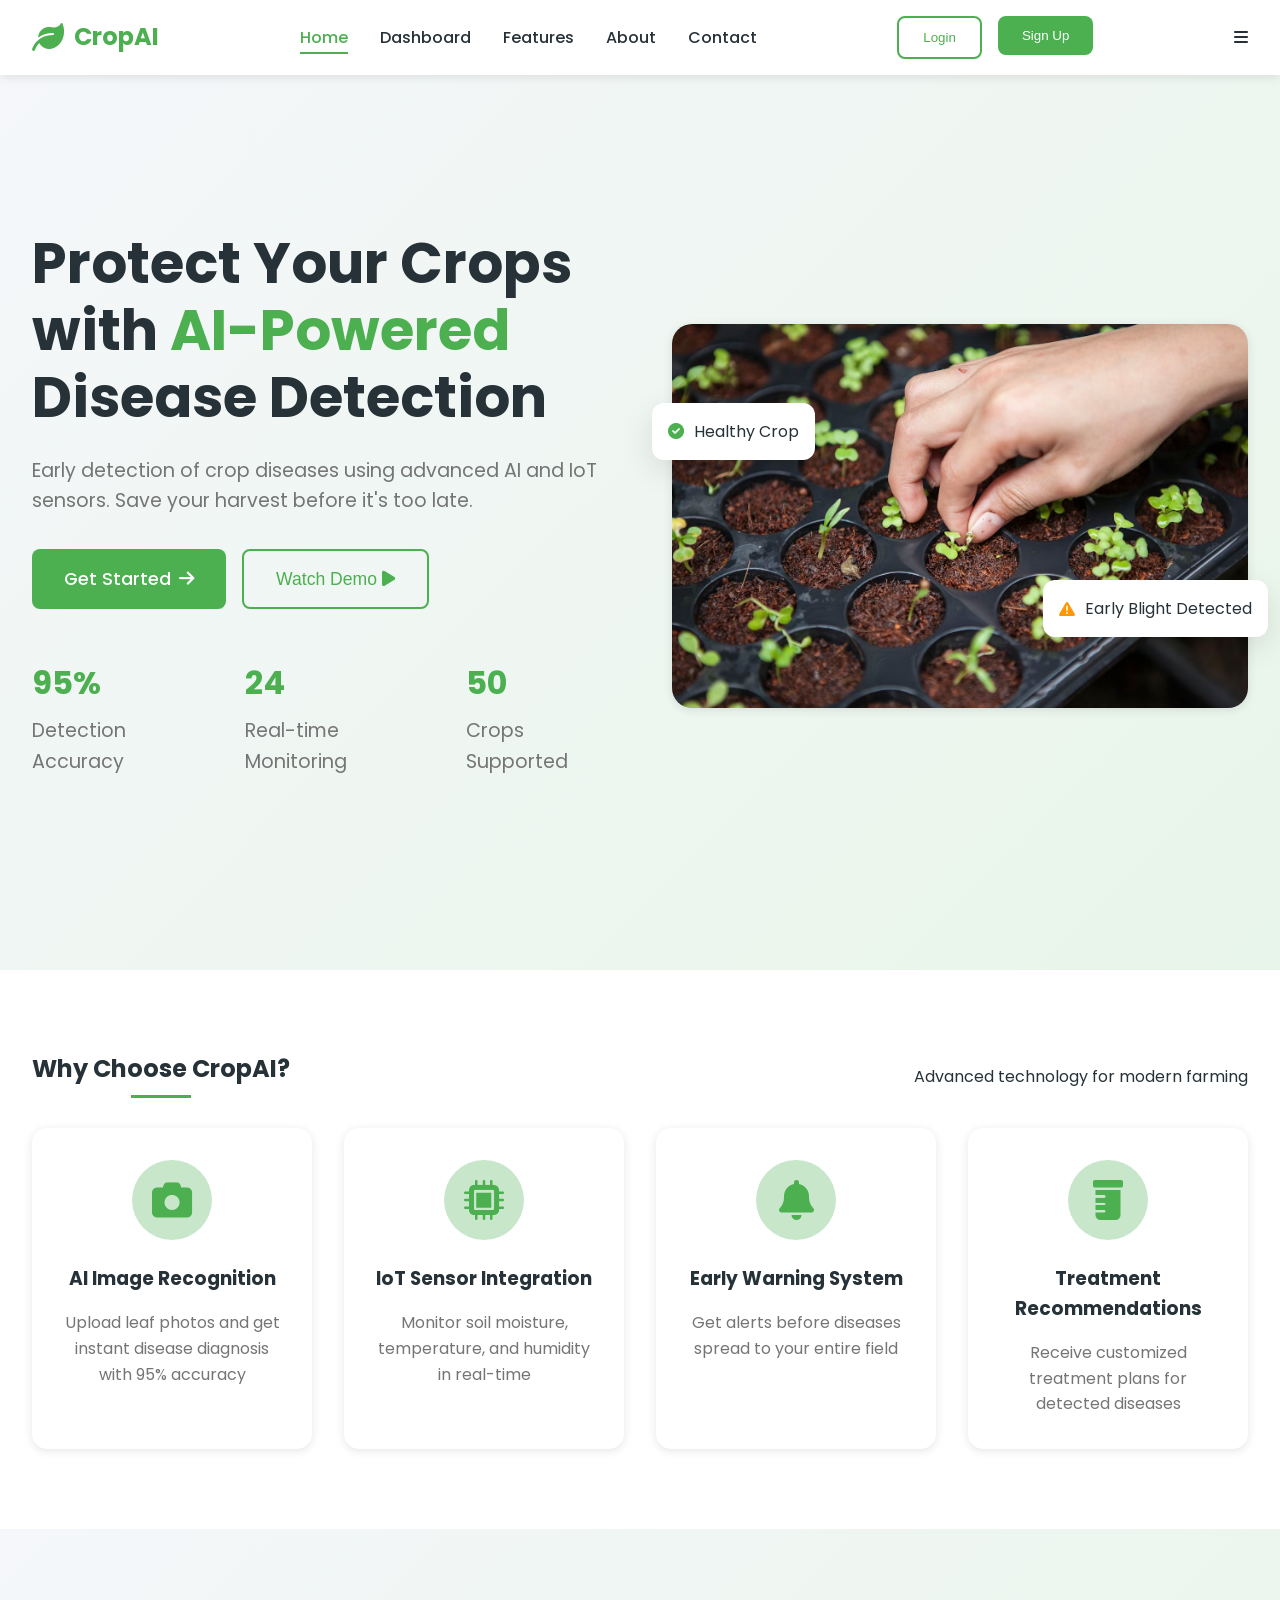
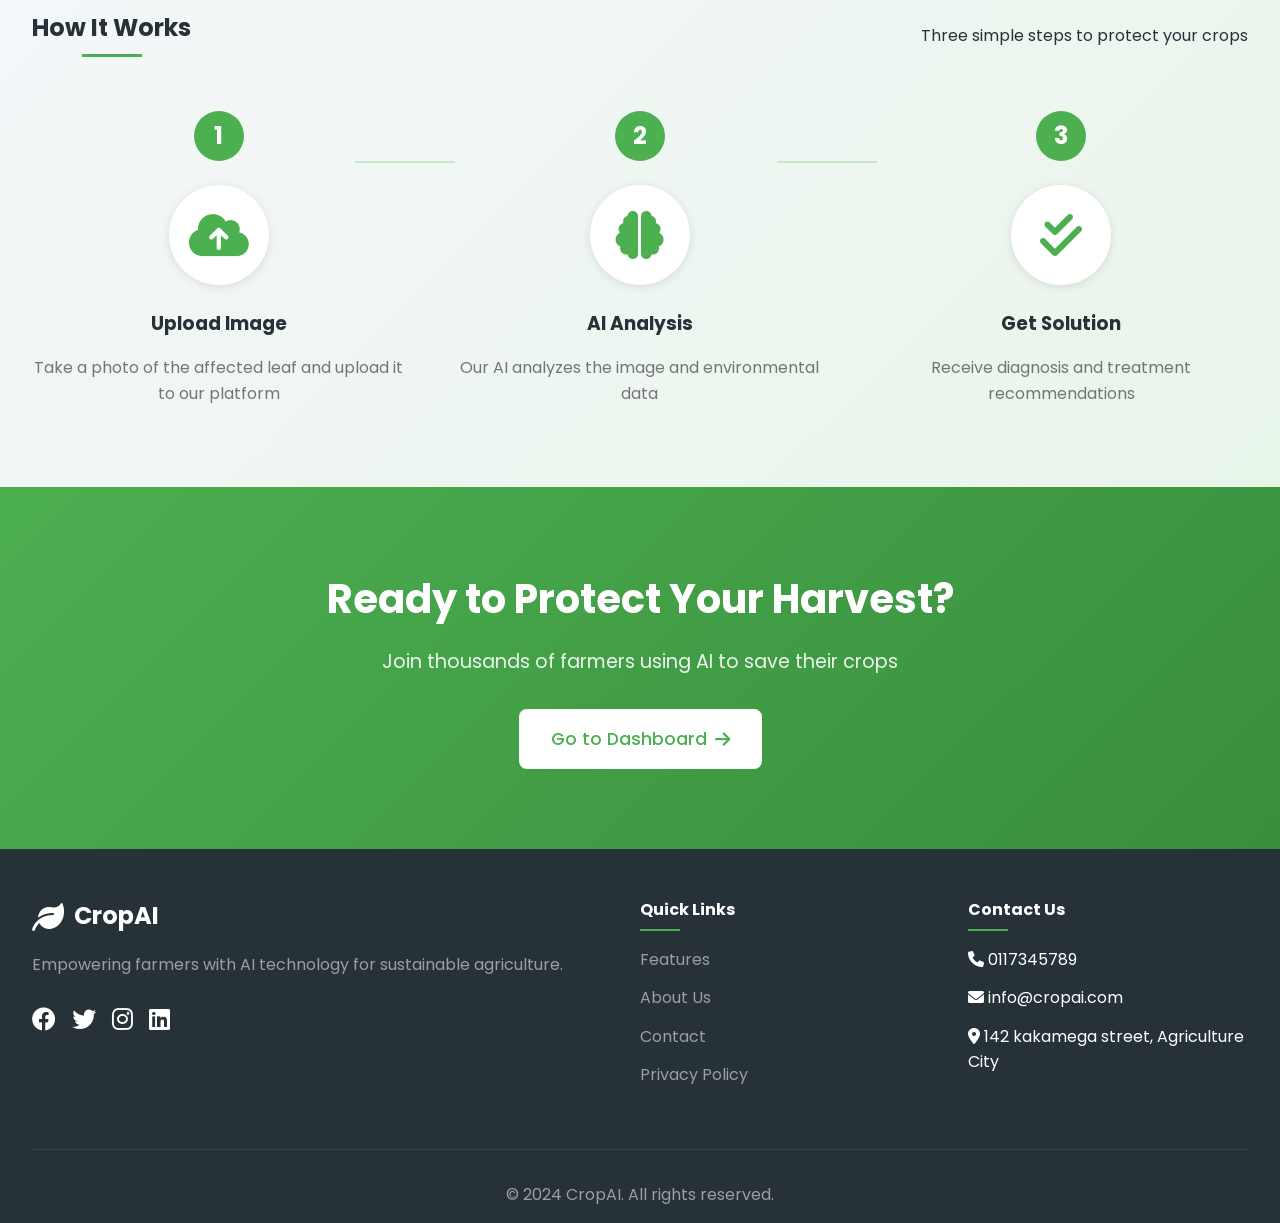
<file: index.html>
<!DOCTYPE html>
<html lang="en">
<head>
    <meta charset="UTF-8">
    <meta name="viewport" content="width=device-width, initial-scale=1.0">
    <title>CropAI - Early Disease Detection System</title>
    <link rel="stylesheet" href="css/style.css">
    <link rel="stylesheet" href="https://cdnjs.cloudflare.com/ajax/libs/font-awesome/6.0.0/css/all.min.css">
    <link href="https://fonts.googleapis.com/css2?family=Poppins:wght@300;400;500;600;700&display=swap" rel="stylesheet">
</head>
<body>
    <!-- Navigation Bar -->
    <nav class="navbar">
        <div class="nav-container">
            <div class="logo">
                <i class="fas fa-leaf"></i>
                <span>CropAI</span>
            </div>
            <ul class="nav-menu">
                <li><a href="index.html" class="active">Home</a></li>
                <li><a href="dashboard.html">Dashboard</a></li>
                <li><a href="#features">Features</a></li>
                <li><a href="#about">About</a></li>
                <li><a href="#contact">Contact</a></li>
            </ul>
            <div class="nav-buttons">
                <a href="login.html"><button class="btn-secondary">Login</button></a>
                <a href="signup.html"><button class="btn-primary">Sign Up</button></a>
            </div>
            <div class="hamburger">
                <i class="fas fa-bars"></i>
            </div>
        </div>
    </nav>

    <section class="hero">
        <div class="hero-container">
            <div class="hero-content">
                <h1>Protect Your Crops with <span class="highlight">AI-Powered</span> Disease Detection</h1>
                <p>Early detection of crop diseases using advanced AI and IoT sensors. Save your harvest before it's too late.</p>
                <div class="hero-buttons">
                    <a href="dashboard.html" class="btn-primary btn-large">Get Started <i class="fas fa-arrow-right"></i></a>
                    <button class="btn-secondary btn-large" onclick="watchDemo()">Watch Demo <i class="fas fa-play"></i></button>
                </div>
                <div class="hero-stats">
                    <div class="stat-item">
                        <h3>95%</h3>
                        <p>Detection Accuracy</p>
                    </div>
                    <div class="stat-item">
                        <h3>24/7</h3>
                        <p>Real-time Monitoring</p>
                    </div>
                    <div class="stat-item">
                        <h3>50+</h3>
                        <p>Crops Supported</p>
                    </div>
                </div>
            </div>
            <div class="hero-image">
                <img src="img/hero.png" alt="Smart Farming">
                <div class="floating-card card-1">
                    <i class="fas fa-check-circle" style="color: #4CAF50;"></i>
                    <span>Healthy Crop</span>
                </div>
                <div class="floating-card card-2">
                    <i class="fas fa-exclamation-triangle" style="color: #ff9800;"></i>
                    <span>Early Blight Detected</span>
                </div>
            </div>
        </div>
    </section>

    <section class="features" id="features">
        <div class="container">
            <div class="section-header">
                <h2>Why Choose CropAI?</h2>
                <p>Advanced technology for modern farming</p>
            </div>
            <div class="features-grid">
                <div class="feature-card">
                    <div class="feature-icon">
                        <i class="fas fa-camera"></i>
                    </div>
                    <h3>AI Image Recognition</h3>
                    <p>Upload leaf photos and get instant disease diagnosis with 95% accuracy</p>
                </div>
                <div class="feature-card">
                    <div class="feature-icon">
                        <i class="fas fa-microchip"></i>
                    </div>
                    <h3>IoT Sensor Integration</h3>
                    <p>Monitor soil moisture, temperature, and humidity in real-time</p>
                </div>
                <div class="feature-card">
                    <div class="feature-icon">
                        <i class="fas fa-bell"></i>
                    </div>
                    <h3>Early Warning System</h3>
                    <p>Get alerts before diseases spread to your entire field</p>
                </div>
                <div class="feature-card">
                    <div class="feature-icon">
                        <i class="fas fa-prescription-bottle"></i>
                    </div>
                    <h3>Treatment Recommendations</h3>
                    <p>Receive customized treatment plans for detected diseases</p>
                </div>
            </div>
        </div>
    </section>

    
    <section class="how-it-works">
        <div class="container">
            <div class="section-header">
                <h2>How It Works</h2>
                <p>Three simple steps to protect your crops</p>
            </div>
            <div class="steps">
                <div class="step">
                    <div class="step-number">1</div>
                    <div class="step-icon">
                        <i class="fas fa-cloud-upload-alt"></i>
                    </div>
                    <h3>Upload Image</h3>
                    <p>Take a photo of the affected leaf and upload it to our platform</p>
                </div>
                <div class="step">
                    <div class="step-number">2</div>
                    <div class="step-icon">
                        <i class="fas fa-brain"></i>
                    </div>
                    <h3>AI Analysis</h3>
                    <p>Our AI analyzes the image and environmental data</p>
                </div>
                <div class="step">
                    <div class="step-number">3</div>
                    <div class="step-icon">
                        <i class="fas fa-check-double"></i>
                    </div>
                    <h3>Get Solution</h3>
                    <p>Receive diagnosis and treatment recommendations</p>
                </div>
            </div>
        </div>
    </section>


    <section class="cta">
        <div class="container">
            <h2>Ready to Protect Your Harvest?</h2>
            <p>Join thousands of farmers using AI to save their crops</p>
            <a href="dashboard.html" class="btn-primary btn-large">Go to Dashboard <i class="fas fa-arrow-right"></i></a>
        </div>
    </section>

    <!-- Footer -->
    <footer>
        <div class="container">
            <div class="footer-content">
                <div class="footer-section">
                    <div class="logo">
                        <i class="fas fa-leaf"></i>
                        <span>CropAI</span>
                    </div>
                    <p>Empowering farmers with AI technology for sustainable agriculture.</p>
                    <div class="social-links">
                        <a href="#"><i class="fab fa-facebook"></i></a>
                        <a href="#"><i class="fab fa-twitter"></i></a>
                        <a href="#"><i class="fab fa-instagram"></i></a>
                        <a href="#"><i class="fab fa-linkedin"></i></a>
                    </div>
                </div>
                <div class="footer-section">
                    <h4>Quick Links</h4>
                    <ul>
                        <li><a href="#features">Features</a></li>
                        <li><a href="#about">About Us</a></li>
                        <li><a href="#contact">Contact</a></li>
                        <li><a href="#">Privacy Policy</a></li>
                    </ul>
                </div>
                <div class="footer-section">
                    <h4>Contact Us</h4>
                    <ul>
                        <li><i class="fas fa-phone"></i> 0117345789</li>
                        <li><i class="fas fa-envelope"></i> info@cropai.com</li>
                        <li><i class="fas fa-map-marker-alt"></i> 142 kakamega street, Agriculture City</li>
                    </ul>
                </div>
            </div>
            <div class="footer-bottom">
                <p>&copy; 2024 CropAI. All rights reserved.</p>
            </div>
        </div>
    </footer>

    <script src="js/main.js"></script>
</body>
</html>
</file>
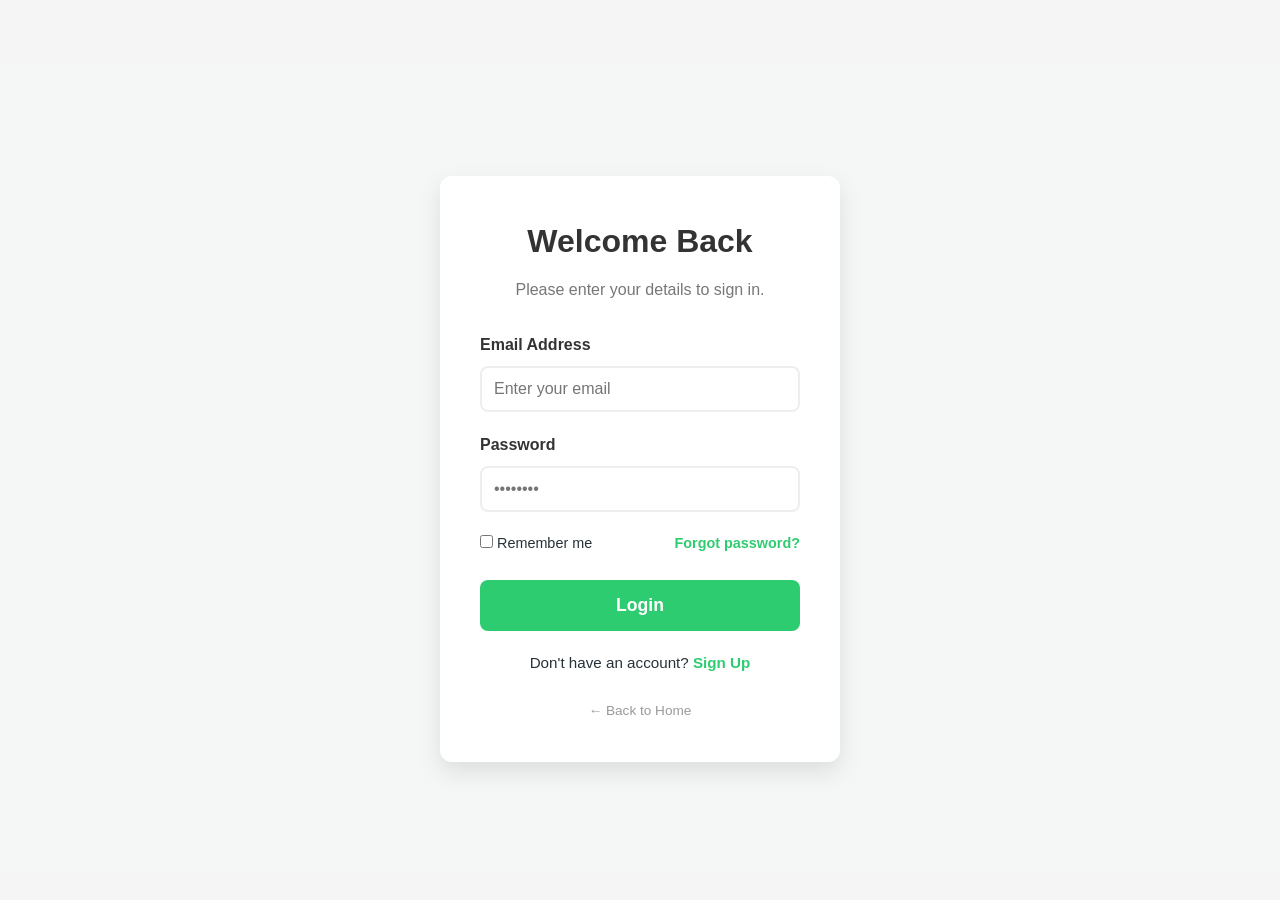
<file: login.html>
<!DOCTYPE html>
<html lang="en">
<head>
    <meta charset="UTF-8">
    <meta name="viewport" content="width=device-width, initial-scale=1.0">
    <link rel="stylesheet" href="css/style.css">
    <title>Login</title>
</head>
<body>
    <div class="login-container">
    <form class="login-card" id="loginForm">
        <h2>Welcome Back</h2>
        <p>Please enter your details to sign in.</p>

        <div class="input-group">
            <label for="email">Email Address</label>
            <input type="email" id="email" placeholder="Enter your email" required>
        </div>

        <div class="input-group">
            <label for="password">Password</label>
            <input type="password" id="password" placeholder="••••••••" required>
        </div>

        <div class="form-options">
            <label><input type="checkbox"> Remember me</label>
            <a href="#">Forgot password?</a>
        </div>

        <a href="login.html"><button type="submit" class="btn-login">Login</button></a>

        <div class="footer-text">
            Don't have an account? <a href="signup.html">Sign Up</a>
        </div>
        
        <a href="index.html" class="back-home">← Back to Home</a>
    </form>
</div>
</body>
</html>
</file>
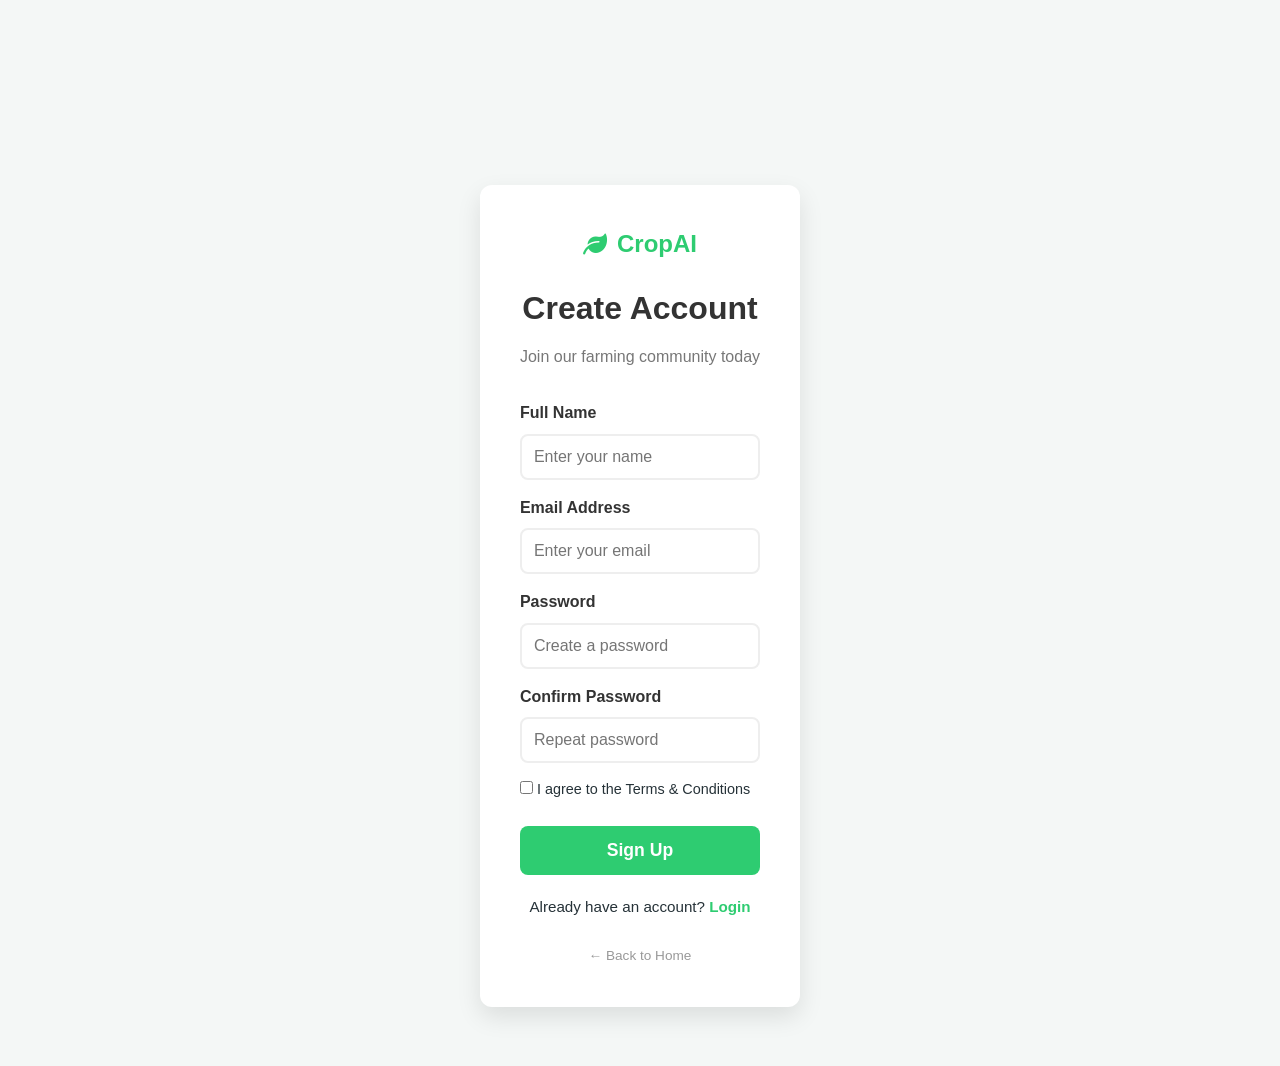
<file: signup.html>
<!DOCTYPE html>
<html lang="en">
<head>
    <meta charset="UTF-8">
    <meta name="viewport" content="width=device-width, initial-scale=1.0">
    <title>CropAI - Create Account</title>
    <link rel="stylesheet" href="css/style.css">
    <link rel="stylesheet" href="css/responsive.css">
    <link rel="stylesheet" href="https://cdnjs.cloudflare.com/ajax/libs/font-awesome/6.0.0/css/all.min.css">
</head>
<body class="signup-page">
     <div class="login-container">
        <!DOCTYPE html>
<html lang="en">
<head>
    <meta charset="UTF-8">
    <meta name="viewport" content="width=device-width, initial-scale=1.0">
    <title>CropAI - Create Account</title>
    <link rel="stylesheet" href="css/style.css">
    <link rel="stylesheet" href="css/responsive.css">
    <link rel="stylesheet" href="https://cdnjs.cloudflare.com/ajax/libs/font-awesome/6.0.0/css/all.min.css">
</head>
<body>
    <div class="login-container">
        <form class="login-card" id="signupForm">
            <div class="logo-small">
                <i class="fas fa-leaf"></i>
                <span>CropAI</span>
            </div>
            <h2>Create Account</h2>
            <p>Join our farming community today</p>

            <div class="input-group">
                <label for="fullname">Full Name</label>
                <input type="text" id="fullname" placeholder="Enter your name" required>
            </div>

            <div class="input-group">
                <label for="email">Email Address</label>
                <input type="email" id="email" placeholder="Enter your email" required>
            </div>

            <div class="input-group">
                <label for="password">Password</label>
                <input type="password" id="password" placeholder="Create a password" required>
            </div>

            <div class="input-group">
                <label for="confirmPassword">Confirm Password</label>
                <input type="password" id="confirmPassword" placeholder="Repeat password" required>
            </div>

            <div class="form-options">
                <label><input type="checkbox" required> I agree to the Terms & Conditions</label>
            </div>

            <button type="submit" class="btn-login">Sign Up</button>

            <div class="footer-text">
                Already have an account? <a href="login.html">Login</a>
            </div>
            
            <a href="index.html" class="back-home">← Back to Home</a>
        </form>
    </div>
    <script src="js/signup.js"></script>
</body>
</html>
     </div>
</body>
    <script src="js/signup.js"></script>
</body>
</html>
</file>
<file: css/style.css>
:root {
    --primary-color: #4CAF50;
    --primary-dark: #388E3C;
    --primary-light: #C8E6C9;
    --secondary-color: #2196F3;
    --danger-color: #F44336;
    --warning-color: #FF9800;
    --success-color: #4CAF50;
    --text-dark: #263238;
    --text-light: #FFFFFF;
    --text-gray: #757575;
    --background-light: #F5F5F5;
    --background-white: #FFFFFF;
    --border-color: #E0E0E0;
    --shadow: 0 2px 10px rgba(0, 0, 0, 0.1);
    --sidebar-width: 280px;
    --header-height: 70px;
    --transition: all 0.3s ease;
}

* {
    margin: 0;
    padding: 0;
    box-sizing: border-box;
}

body {

    font-family: 'Poppins', sans-serif;
    color: var(--text-dark);
    background: var(--background-light);
    line-height: 1.6;
}

/* Navigation Styles */
.navbar {
    background: var(--background-white);
    box-shadow: var(--shadow);
    position: fixed;
    width: 100%;
    top: 0;
    z-index: 1000;
}

.nav-container {
    max-width: 1400px;
    margin: 0 auto;
    padding: 1rem 2rem;
    display: flex;
    justify-content: space-between;
    align-items: center;
}

.logo {
    display: flex;
    align-items: center;
    gap: 10px;
    font-size: 1.5rem;
    font-weight: 700;
    color: var(--primary-color);
}

.logo i {
    font-size: 2rem;
}

.nav-menu {
    display: flex;
    list-style: none;
    gap: 2rem;
}

.nav-menu a {
    text-decoration: none;
    color: var(--text-dark);
    font-weight: 500;
    transition: var(--transition);
    position: relative;
}

.nav-menu a:hover,
.nav-menu a.active {
    color: var(--primary-color);
}

.nav-menu a.active::after {
    content: '';
    position: absolute;
    bottom: -5px;
    left: 0;
    width: 100%;
    height: 2px;
    background: var(--primary-color);
}

.nav-buttons {
    display: flex;
    gap: 1rem;
}

/* Button Styles */
.btn-primary {
    background: var(--primary-color);
    color: var(--text-light);
    border: none;
    padding: 0.75rem 1.5rem;
    border-radius: 8px;
    font-weight: 500;
    cursor: pointer;
    transition: var(--transition);
    text-decoration: none;
    display: inline-flex;
    align-items: center;
    gap: 8px;
}

.btn-primary:hover {
    background: var(--primary-dark);
    transform: translateY(-2px);
    box-shadow: 0 5px 15px rgba(76, 175, 80, 0.3);
}

.btn-secondary {
    background: transparent;
    color: var(--primary-color);
    border: 2px solid var(--primary-color);
    padding: 0.75rem 1.5rem;
    border-radius: 8px;
    font-weight: 500;
    cursor: pointer;
    transition: var(--transition);
}

.btn-secondary:hover {
    background: var(--primary-light);
    transform: translateY(-2px);
}

.btn-large {
    padding: 1rem 2rem;
    font-size: 1.1rem;
}

/* Hero Section */
.hero {
    min-height: 100vh;
    display: flex;
    align-items: center;
    padding: 0 2rem;
    margin-top: 70px;
    background: linear-gradient(135deg, #f5f7fa 0%, #e8f5e9 100%);
}

.hero-container {
    max-width: 1400px;
    margin: 0 auto;
    display: grid;
    grid-template-columns: 1fr 1fr;
    gap: 4rem;
    align-items: center;
}

.hero-content h1 {
    font-size: 3.5rem;
    line-height: 1.2;
    margin-bottom: 1.5rem;
}

.highlight {
    color: var(--primary-color);
    position: relative;
    display: inline-block;
}

.highlight::after {
    content: '';
    position: absolute;
    bottom: 5px;
    left: 0;
    width: 100%;
    height: 10px;
    background: var(--primary-light);
    z-index: -1;
}

.hero-content p {
    font-size: 1.2rem;
    color: var(--text-gray);
    margin-bottom: 2rem;
}

.hero-buttons {
    display: flex;
    gap: 1rem;
    margin-bottom: 3rem;
}

.hero-stats {
    display: flex;
    gap: 3rem;
}

.stat-item h3 {
    font-size: 2rem;
    color: var(--primary-color);
    margin-bottom: 0.5rem;
}

.hero-image {
    position: relative;
}

.hero-image img {
    width: 100%;
    border-radius: 20px;
    box-shadow: var(--shadow);
}

.floating-card {
    position: absolute;
    background: white;
    padding: 1rem;
    border-radius: 12px;
    box-shadow: 0 10px 30px rgba(0, 0, 0, 0.1);
    display: flex;
    align-items: center;
    gap: 10px;
    animation: float 3s ease-in-out infinite;
}

.card-1 {
    top: 20%;
    left: -20px;
    animation-delay: 0s;
}

.card-2 {
    bottom: 20%;
    right: -20px;
    animation-delay: 1.5s;
}

@keyframes float {
    0%, 100% { transform: translateY(0); }
    50% { transform: translateY(-10px); }
}

/* Features Section */
.features {
    padding: 5rem 2rem;
    background: var(--background-white);
}

.container {
    max-width: 1400px;
    margin: 0 auto;
}

.section-header {
    text-align: center;
    margin-bottom: 4rem;
}

.section-header h2 {
    font-size: 2.5rem;
    margin-bottom: 1rem;
    position: relative;
    display: inline-block;
}

.section-header h2::after {
    content: '';
    position: absolute;
    bottom: -10px;
    left: 50%;
    transform: translateX(-50%);
    width: 60px;
    height: 3px;
    background: var(--primary-color);
}

.features-grid {
    display: grid;
    grid-template-columns: repeat(auto-fit, minmax(250px, 1fr));
    gap: 2rem;
}

.feature-card {
    background: white;
    padding: 2rem;
    border-radius: 15px;
    text-align: center;
    transition: var(--transition);
    box-shadow: var(--shadow);
}

.feature-card:hover {
    transform: translateY(-10px);
    box-shadow: 0 20px 40px rgba(0, 0, 0, 0.1);
}

.feature-icon {
    width: 80px;
    height: 80px;
    background: var(--primary-light);
    border-radius: 50%;
    display: flex;
    align-items: center;
    justify-content: center;
    margin: 0 auto 1.5rem;
}

.feature-icon i {
    font-size: 2.5rem;
    color: var(--primary-color);
}

.feature-card h3 {
    margin-bottom: 1rem;
}

.feature-card p {
    color: var(--text-gray);
}

/* How It Works Section */
.how-it-works {
    padding: 5rem 2rem;
    background: linear-gradient(135deg, #f5f7fa 0%, #e8f5e9 100%);
}

.steps {
    display: grid;
    grid-template-columns: repeat(3, 1fr);
    gap: 3rem;
    margin-top: 3rem;
}

.step {
    text-align: center;
    position: relative;
}

.step-number {
    width: 50px;
    height: 50px;
    background: var(--primary-color);
    color: white;
    border-radius: 50%;
    display: flex;
    align-items: center;
    justify-content: center;
    font-size: 1.5rem;
    font-weight: bold;
    margin: 0 auto 1.5rem;
    position: relative;
    z-index: 2;
}

.step-icon {
    width: 100px;
    height: 100px;
    background: white;
    border-radius: 50%;
    display: flex;
    align-items: center;
    justify-content: center;
    margin: 0 auto 1.5rem;
    box-shadow: var(--shadow);
}

.step-icon i {
    font-size: 3rem;
    color: var(--primary-color);
}

.step h3 {
    margin-bottom: 1rem;
}

.step p {
    color: var(--text-gray);
}

.step:not(:last-child)::after {
    content: '';
    position: absolute;
    top: 50px;
    right: -50px;
    width: 100px;
    height: 2px;
    background: var(--primary-light);
}

/* CTA Section */
.cta {
    padding: 5rem 2rem;
    background: linear-gradient(135deg, var(--primary-color), var(--primary-dark));
    color: white;
    text-align: center;
}

.cta h2 {
    font-size: 2.5rem;
    margin-bottom: 1rem;
}

.cta p {
    font-size: 1.2rem;
    margin-bottom: 2rem;
    opacity: 0.9;
}

.cta .btn-primary {
    background: white;
    color: var(--primary-color);
}

.cta .btn-primary:hover {
    background: var(--primary-light);
    transform: translateY(-2px);
}

/* Footer */
footer {
    background: var(--text-dark);
    color: white;
    padding: 3rem 2rem 1rem;
}

.footer-content {
    max-width: 1400px;
    margin: 0 auto;
    display: grid;
    grid-template-columns: 2fr 1fr 1fr;
    gap: 3rem;
    margin-bottom: 3rem;
}

.footer-section .logo {
    color: white;
    margin-bottom: 1rem;
}

.footer-section p {
    color: #9e9e9e;
    margin-bottom: 1.5rem;
}

.social-links {
    display: flex;
    gap: 1rem;
}

.social-links a {
    color: white;
    font-size: 1.5rem;
    transition: var(--transition);
}

.social-links a:hover {
    color: var(--primary-color);
}

.footer-section h4 {
    margin-bottom: 1.5rem;
    position: relative;
}

.footer-section h4::after {
    content: '';
    position: absolute;
    bottom: -8px;
    left: 0;
    width: 40px;
    height: 2px;
    background: var(--primary-color);
}

.footer-section ul {
    list-style: none;
}

.footer-section ul li {
    margin-bottom: 0.8rem;
}

.footer-section ul li a {
    color: #9e9e9e;
    text-decoration: none;
    transition: var(--transition);
}

.footer-section ul li a:hover {
    color: white;
    padding-left: 5px;
}

.footer-bottom {
    text-align: center;
    padding-top: 2rem;
    border-top: 1px solid #424242;
    color: #9e9e9e;
}

/* Dashboard Layout */
.dashboard {
    display: flex;
    min-height: 100vh;
}

/* Sidebar */
.sidebar {
    width: var(--sidebar-width);
    background: var(--background-white);
    box-shadow: var(--shadow);
    position: fixed;
    height: 100vh;
    display: flex;
    flex-direction: column;
    transition: var(--transition);
    z-index: 100;
}

.sidebar-header {
    padding: 1.5rem;
    border-bottom: 1px solid var(--border-color);
}

.sidebar-nav {
    flex: 1;
    padding: 2rem 0;
}

.sidebar-nav ul {
    list-style: none;
}

.sidebar-nav li {
    margin-bottom: 0.5rem;
}

.sidebar-nav a {
    display: flex;
    align-items: center;
    gap: 12px;
    padding: 0.8rem 1.5rem;
    color: var(--text-gray);
    text-decoration: none;
    transition: var(--transition);
    position: relative;
}

.sidebar-nav a:hover,
.sidebar-nav li.active a {
    background: var(--primary-light);
    color: var(--primary-color);
    border-left: 3px solid var(--primary-color);
}

.sidebar-nav i {
    width: 20px;
    font-size: 1.2rem;
}

.badge {
    background: var(--danger-color);
    color: white;
    padding: 2px 6px;
    border-radius: 10px;
    font-size: 0.7rem;
    margin-left: auto;
}

.sidebar-footer {
    padding: 1.5rem;
    border-top: 1px solid var(--border-color);
    display: flex;
    align-items: center;
    justify-content: space-between;
}

.user-info {
    display: flex;
    align-items: center;
    gap: 12px;
}

.user-info img {
    width: 40px;
    height: 40px;
    border-radius: 50%;
    object-fit: cover;
}

.user-info h4 {
    font-size: 0.9rem;
}

.user-info p {
    font-size: 0.8rem;
    color: var(--text-gray);
}

.logout-btn {
    background: none;
    border: none;
    color: var(--text-gray);
    cursor: pointer;
    font-size: 1.2rem;
    transition: var(--transition);
}

.logout-btn:hover {
    color: var(--danger-color);
}

/* Main Content */
.main-content {
    flex: 1;
    margin-left: var(--sidebar-width);
    background: var(--background-light);
}

/* Top Bar */
.top-bar {
    height: var(--header-height);
    background: white;
    padding: 0 2rem;
    display: flex;
    align-items: center;
    justify-content: space-between;
    box-shadow: var(--shadow);
    position: sticky;
    top: 0;
    z-index: 90;
}

.menu-toggle {
    display: none;
    font-size: 1.5rem;
    cursor: pointer;
}

.search-bar {
    display: flex;
    align-items: center;
    background: var(--background-light);
    border-radius: 8px;
    padding: 0.5rem 1rem;
    width: 300px;
}

.search-bar i {
    color: var(--text-gray);
    margin-right: 10px;
}

.search-bar input {
    border: none;
    background: none;
    outline: none;
    width: 100%;
}

.top-bar-actions {
    display: flex;
    gap: 1rem;
}

.top-bar-actions button {
    background: none;
    border: none;
    position: relative;
    cursor: pointer;
    font-size: 1.2rem;
    color: var(--text-gray);
    transition: var(--transition);
}

.top-bar-actions button:hover {
    color: var(--primary-color);
}

.top-bar-actions .badge {
    position: absolute;
    top: -5px;
    right: -5px;
}

/* Content Area */
.content {
    padding: 2rem;
}

.welcome-section {
    margin-bottom: 2rem;
}

.welcome-section h1 {
    font-size: 2rem;
    margin-bottom: 0.5rem;
}

/* Stats Grid */
.stats-grid {
    display: grid;
    grid-template-columns: repeat(auto-fit, minmax(250px, 1fr));
    gap: 1.5rem;
    margin-bottom: 2rem;
}

.stat-card {
    background: white;
    padding: 1.5rem;
    border-radius: 12px;
    display: flex;
    align-items: center;
    gap: 1rem;
    box-shadow: var(--shadow);
    transition: var(--transition);
}

.stat-card:hover {
    transform: translateY(-5px);
    box-shadow: 0 10px 30px rgba(0, 0, 0, 0.15);
}

.stat-icon {
    width: 60px;
    height: 60px;
    border-radius: 12px;
    display: flex;
    align-items: center;
    justify-content: center;
    font-size: 2rem;
}

.stat-info h3 {
    font-size: 0.9rem;
    color: var(--text-gray);
    margin-bottom: 0.3rem;
}

.stat-info p {
    font-size: 1.8rem;
    font-weight: 600;
    margin-bottom: 0.3rem;
}

.stat-info span {
    font-size: 0.8rem;
    color: var(--success-color);
}

/* Section Header */
.section-header {
    display: flex;
    justify-content: space-between;
    align-items: center;
    margin-bottom: 1.5rem;
}

.section-header h2 {
    font-size: 1.5rem;
}

.farm-selector {
    padding: 0.5rem 1rem;
    border: 1px solid var(--border-color);
    border-radius: 8px;
    outline: none;
    background: white;
}

/* Sensor Grid */
.sensor-grid {
    display: grid;
    grid-template-columns: repeat(auto-fit, minmax(250px, 1fr));
    gap: 1.5rem;
    margin-bottom: 2rem;
}

.sensor-card {
    background: white;
    padding: 1.5rem;
    border-radius: 12px;
    box-shadow: var(--shadow);
}

.sensor-header {
    display: flex;
    justify-content: space-between;
    align-items: center;
    margin-bottom: 1rem;
}

.sensor-header h3 {
    font-size: 1rem;
    display: flex;
    align-items: center;
    gap: 8px;
}

.sensor-status {
    font-size: 0.7rem;
    padding: 3px 8px;
    border-radius: 12px;
}

.sensor-status.online {
    background: var(--success-color);
    color: white;
}

.sensor-value {
    font-size: 2rem;
    font-weight: 600;
    margin-bottom: 1rem;
}

.progress-bar {
    height: 8px;
    background: var(--background-light);
    border-radius: 4px;
    overflow: hidden;
    margin-bottom: 1rem;
}

.progress {
    height: 100%;
    border-radius: 4px;
    transition: width 0.3s ease;
}

.sensor-footer {
    display: flex;
    justify-content: space-between;
    font-size: 0.8rem;
    color: var(--text-gray);
}

.trend.up {
    color: var(--danger-color);
}

.trend.down {
    color: var(--success-color);
}

.trend.stable {
    color: var(--text-gray);
}

/* Detection Section */
.detection-section {
    background: white;
    border-radius: 12px;
    padding: 2rem;
    margin-bottom: 2rem;
    box-shadow: var(--shadow);
}

.upload-area {
    border: 2px dashed var(--primary-color);
    border-radius: 12px;
    padding: 3rem;
    text-align: center;
    cursor: pointer;
    transition: var(--transition);
    margin-bottom: 1rem;
}

.upload-area:hover {
    background: var(--primary-light);
    border-color: var(--primary-dark);
}

.upload-area i {
    font-size: 3rem;
    color: var(--primary-color);
    margin-bottom: 1rem;
}

.upload-area h3 {
    margin-bottom: 0.5rem;
}

.upload-hint {
    font-size: 0.8rem;
    color: var(--text-gray);
    margin-top: 1rem;
}

.preview-container {
    text-align: center;
}

.preview-container img {
    max-width: 100%;
    max-height: 300px;
    border-radius: 8px;
    margin-bottom: 1rem;
}

.preview-container .btn-primary,
.preview-container .btn-secondary {
    margin: 0 0.5rem;
}

/* Analysis Result */
.analysis-result {
    margin-top: 2rem;
}

.result-card {
    background: var(--background-light);
    border-radius: 12px;
    padding: 1.5rem;
}

.result-header {
    display: flex;
    justify-content: space-between;
    align-items: center;
    margin-bottom: 1.5rem;
    padding-bottom: 1rem;
    border-bottom: 1px solid var(--border-color);
}

.disease-info h4 {
    font-size: 1.2rem;
    margin-bottom: 0.3rem;
}

.confidence {
    color: var(--primary-color);
    font-weight: 500;
}

.severity {
    padding: 0.5rem 1rem;
    border-radius: 20px;
    font-weight: 500;
}

.severity.high {
    background: rgba(244, 67, 54, 0.1);
    color: var(--danger-color);
}

.severity.medium {
    background: rgba(255, 152, 0, 0.1);
    color: var(--warning-color);
}

.severity.low {
    background: rgba(76, 175, 80, 0.1);
    color: var(--success-color);
}

.detail-item {
    display: flex;
    gap: 1rem;
    margin-bottom: 1rem;
}

.detail-item i {
    font-size: 1.2rem;
    color: var(--primary-color);
    margin-top: 0.2rem;
}

.detail-item strong {
    display: block;
    margin-bottom: 0.3rem;
}

.detail-item p {
    color: var(--text-gray);
}

/* Alerts List */
.alerts-list {
    background: white;
    border-radius: 12px;
    overflow: hidden;
    box-shadow: var(--shadow);
}

.alert-item {
    display: flex;
    align-items: center;
    padding: 1rem 1.5rem;
    border-bottom: 1px solid var(--border-color);
    transition: var(--transition);
}

.alert-item:last-child {
    border-bottom: none;
}

.alert-item:hover {
    background: var(--background-light);
}

.alert-item.high .alert-icon {
    background: rgba(244, 67, 54, 0.1);
    color: var(--danger-color);
}

.alert-item.medium .alert-icon {
    background: rgba(255, 152, 0, 0.1);
    color: var(--warning-color);
}

.alert-item.low .alert-icon {
    background: rgba(33, 150, 243, 0.1);
    color: var(--secondary-color);
}

.alert-icon {
    width: 40px;
    height: 40px;
    border-radius: 50%;
    display: flex;
    align-items: center;
    justify-content: center;
    margin-right: 1rem;
}

.alert-content {
    flex: 1;
}

.alert-content h4 {
    font-size: 1rem;
    margin-bottom: 0.3rem;
}

.alert-content p {
    font-size: 0.9rem;
    color: var(--text-gray);
    margin-bottom: 0.3rem;
}

.alert-time {
    font-size: 0.8rem;
    color: var(--text-gray);
}

.alert-time i {
    margin-right: 5px;
}

.alert-action {
    background: none;
    border: none;
    color: var(--primary-color);
    cursor: pointer;
    font-weight: 500;
    transition: var(--transition);
}

.alert-action:hover {
    text-decoration: underline;
}

/* Modal */
.modal {
    display: none;
    position: fixed;
    top: 0;
    left: 0;
    width: 100%;
    height: 100%;
    background: rgba(0, 0, 0, 0.5);
    z-index: 2000;
    align-items: center;
    justify-content: center;
}

.modal.active {
    display: flex;
}

.modal-content {
    background: white;
    border-radius: 12px;
    max-width: 500px;
    width: 90%;
    max-height: 90vh;
    overflow-y: auto;
}

.modal-header {
    padding: 1.5rem;
    border-bottom: 1px solid var(--border-color);
    display: flex;
    justify-content: space-between;
    align-items: center;
}

.close-btn {
    background: none;
    border: none;
    font-size: 1.5rem;
    cursor: pointer;
    color: var(--text-gray);
    transition: var(--transition);
}

.close-btn:hover {
    color: var(--danger-color);
}

.modal-body {
    padding: 1.5rem;
}

/* Loading Spinner */
.loading-spinner {
    width: 50px;
    height: 50px;
    border: 3px solid var(--border-color);
    border-top-color: var(--primary-color);
    border-radius: 50%;
    animation: spin 1s linear infinite;
    margin: 2rem auto;
}

@keyframes spin {
    to { transform: rotate(360deg); }
}

.progress-indicator {
    height: 4px;
    background: var(--border-color);
    border-radius: 2px;
    overflow: hidden;
    margin-top: 1rem;
}

.progress-fill {
    height: 100%;
    background: var(--primary-color);
    transition: width 0.3s ease;
}

/* Responsive Design */
@media (max-width: 1024px) {
    .hero-container {
        grid-template-columns: 1fr;
        text-align: center;
    }

    .hero-buttons {
        justify-content: center;
    }

    .hero-stats {
        justify-content: center;
    }

    .hero-image {
        max-width: 600px;
        margin: 0 auto;
    }

    .steps {
        grid-template-columns: 1fr;
    }

    .step:not(:last-child)::after {
        display: none;
    }

    .footer-content {
        grid-template-columns: 1fr;
    }
}

@media (max-width: 768px) {
    .nav-menu,
    .nav-buttons {
        display: none;
    }

    .hamburger {
        display: block;
        font-size: 1.5rem;
        cursor: pointer;
    }

    .hero-content h1 {
        font-size: 2.5rem;
    }

    .sidebar {
        transform: translateX(-100%);
    }

    .sidebar.active {
        transform: translateX(0);
    }

    .main-content {
        margin-left: 0;
    }

    .menu-toggle {
        display: block;
    }

    .stats-grid {
        grid-template-columns: 1fr;
    }

    .sensor-grid {
        grid-template-columns: 1fr;
    }

    .alert-item {
        flex-direction: column;
        align-items: flex-start;
        gap: 1rem;
    }

    .alert-action {
        width: 100%;
    }
}

.login-container {
    display: flex;
    justify-content: center;
    align-items: center;
    min-height: 90vh;
    margin-top: 5%;
    background-color: #f4f7f6; 
    font-family: sans-serif;
}


.login-card {
    background: white;
    padding: 40px;
    border-radius: 12px;
    box-shadow: 0 10px 25px rgba(0, 0, 0, 0.1);
    width: 100%;
    max-width: 400px;
    text-align: center;
}

.login-card h2 {
    margin-bottom: 10px;
    font-size: 2rem;
    font-weight: bold;
    color: #333;
}

.login-card p {
    color: #777;
    margin-bottom: 30px;
}

/* Input Group Styling */
.input-group {
    text-align: left;
    margin-bottom: 20px;
}

.input-group label {
    display: block;
    font-weight: bold;
    margin-bottom: 8px;
    color: #333;
}

.input-group input {
    width: 100%;
    padding: 12px;
    border: 2px solid #eee;
    border-radius: 8px;
    font-size: 1rem;
    box-sizing: border-box; 
    transition: border-color 0.3s;
}

.input-group input:focus {
    outline: none;
    border-color: #2ecc71; 
}


.form-options {
    display: flex;
    justify-content: space-between;
    align-items: center;
    margin-bottom: 25px;
    font-size: 0.9rem;
}

.form-options a {
    color: #2ecc71;
    text-decoration: none;
    font-weight: bold;
}

/* Login Button */
.btn-login {
    width: 100%;
    padding: 15px;
    background-color: #2ecc71;
    color: white;
    border: none;
    border-radius: 8px;
    font-size: 1.1rem;
    font-weight: bold;
    cursor: pointer;
    transition: 0.3s ease;
}

.btn-login:hover {
    background-color: #27ae60;
}

/* Bottom Links */
.footer-text {
    margin-top: 20px;
    font-size: 0.95rem;
}

.footer-text a {
    color: #2ecc71;
    text-decoration: none;
    font-weight: bold;
}

.back-home {
    display: inline-block;
    margin-top: 25px;
    text-decoration: none;
    color: #999;
    font-size: 0.85rem;
}

.back-home:hover {
    color: #333;
}
.signup-page {
    margin: 0;
    font-family: 'Poppins', sans-serif;
    background-color: #f4f7f6;
}

.signup-page .login-container {
    display: flex;
    justify-content: center;
    align-items: center;
    min-height: 100vh;
    padding: 20px;
}

.signup-page .login-card {
    background: white;
    padding: 40px;
    border-radius: 12px;
    box-shadow: 0 10px 25px rgba(0, 0, 0, 0.1);
    width: 100%;
    max-width: 450px;
    text-align: center;
}

.signup-page .logo-small {
    color: #2ecc71;
    font-size: 1.5rem;
    font-weight: bold;
    margin-bottom: 20px;
    display: flex;
    justify-content: center;
    align-items: center;
    gap: 10px;
}

.signup-page .input-group {
    text-align: left;
    margin-bottom: 15px;
}

.signup-page .input-group label {
    display: block;
    font-weight: bold;
    margin-bottom: 8px;
    color: #333;
}

.signup-page .input-group input {
    width: 100%;
    padding: 12px;
    border: 2px solid #eee;
    border-radius: 8px;
    font-size: 1rem;
    box-sizing: border-box;
}

.signup-page .btn-login {
    width: 100%;
    padding: 14px;
    background-color: #2ecc71;
    color: white;
    border: none;
    border-radius: 8px;
    font-size: 1.1rem;
    font-weight: bold;
    cursor: pointer;
}
</file>
<file: css/responsive.css>
/* Responsive Design Additions */

/* Extra large devices (1400px and up) */
@media (min-width: 1400px) {
    .container,
    .nav-container,
    .hero-container {
        max-width: 1320px;
    }
}

/* Large devices (1200px to 1399px) */
@media (max-width: 1399px) {
    .container,
    .nav-container,
    .hero-container {
        max-width: 1140px;
    }
    
    .hero-content h1 {
        font-size: 3rem;
    }
}

/* Medium devices (992px to 1199px) */
@media (max-width: 1199px) {
    .container,
    .nav-container,
    .hero-container {
        max-width: 960px;
    }
    
    .hero-content h1 {
        font-size: 2.5rem;
    }
    
    .features-grid {
        grid-template-columns: repeat(2, 1fr);
    }
    
    .stats-grid {
        grid-template-columns: repeat(2, 1fr);
    }
}

/* Small devices (768px to 991px) */
@media (max-width: 991px) {
    .container,
    .nav-container,
    .hero-container {
        max-width: 720px;
    }
    
    .hero-container {
        grid-template-columns: 1fr;
        text-align: center;
    }
    
    .hero-buttons {
        justify-content: center;
    }
    
    .hero-stats {
        justify-content: center;
    }
    
    .nav-menu {
        position: fixed;
        top: 70px;
        left: -100%;
        width: 100%;
        height: calc(100vh - 70px);
        background: white;
        flex-direction: column;
        align-items: center;
        padding: 2rem;
        transition: 0.3s ease;
        z-index: 999;
    }
    
    .nav-menu.active {
        left: 0;
    }
    
    .nav-buttons {
        display: none;
    }
    
    .nav-buttons.active {
        display: flex;
        position: fixed;
        bottom: 2rem;
        left: 50%;
        transform: translateX(-50%);
        z-index: 1000;
    }
    
    .hamburger {
        display: block;
    }
    
    .hamburger.active i::before {
        content: '\f00d';
    }
    
    /* Dashboard responsive */
    .sidebar {
        transform: translateX(-100%);
        z-index: 1000;
    }
    
    .sidebar.active {
        transform: translateX(0);
    }
    
    .main-content {
        margin-left: 0;
    }
    
    .menu-toggle {
        display: block;
    }
    
    .stats-grid {
        grid-template-columns: repeat(2, 1fr);
    }
    
    .sensor-grid {
        grid-template-columns: repeat(2, 1fr);
    }
}

/* Extra small devices (576px to 767px) */
@media (max-width: 767px) {
    .container,
    .nav-container,
    .hero-container {
        max-width: 540px;
    }
    
    .hero-content h1 {
        font-size: 2rem;
    }
    
    .hero-stats {
        flex-direction: column;
        gap: 1.5rem;
    }
    
    .features-grid {
        grid-template-columns: 1fr;
    }
    
    .stats-grid {
        grid-template-columns: 1fr;
    }
    
    .sensor-grid {
        grid-template-columns: 1fr;
    }
    
    .section-header {
        flex-direction: column;
        gap: 1rem;
        text-align: center;
    }
    
    .farm-selector {
        width: 100%;
    }
    
    .alert-item {
        flex-direction: column;
        align-items: flex-start;
        gap: 1rem;
    }
    
    .alert-action {
        width: 100%;
        text-align: center;
    }
    
    .result-header {
        flex-direction: column;
        gap: 1rem;
        align-items: flex-start;
    }
    
    .preview-container .btn-primary,
    .preview-container .btn-secondary {
        width: 100%;
        margin: 0.5rem 0;
    }
}

/* Very small devices (less than 576px) */
@media (max-width: 575px) {
    .hero-content h1 {
        font-size: 1.8rem;
    }
    
    .hero-buttons {
        flex-direction: column;
    }
    
    .btn-large {
        width: 100%;
    }
    
    .stat-card {
        flex-direction: column;
        text-align: center;
    }
    
    .stat-icon {
        margin: 0 auto;
    }
    
    .search-bar {
        width: 200px;
    }
    
    .top-bar {
        padding: 0 1rem;
    }
    
    .content {
        padding: 1rem;
    }
    
    .upload-area {
        padding: 2rem 1rem;
    }
    
    .upload-area i {
        font-size: 2rem;
    }
    
    .modal-content {
        width: 95%;
        margin: 1rem;
    }
}

@media (max-height: 500px) and (orientation: landscape) {
    .hero {
        min-height: auto;
        padding: 4rem 1rem;
    }
    
    .nav-menu {
        height: auto;
        max-height: 80vh;
        overflow-y: auto;
    }
    
    .modal-content {
        max-height: 80vh;
        overflow-y: auto;
    }
}

/* Print styles */
@media print {
    .navbar,
    .sidebar,
    .top-bar,
    .footer,
    .cta,
    .btn-primary,
    .btn-secondary,
    .alert-action {
        display: none !important;
    }
    
    .main-content {
        margin: 0;
        padding: 0;
    }
    
    .content {
        padding: 1cm;
    }
    
    .sensor-card,
    .stat-card,
    .result-card {
        break-inside: avoid;
        box-shadow: none;
        border: 1px solid #ddd;
    }
}

@media (max-width: 480px) {
    .login-container {
        padding: 20px; 
        align-items: flex-start; 
    }

    .login-card {
        padding: 25px 20px; 
        box-shadow: none; 
        border: 1px solid #eee;
    }

    .login-card h2 {
        font-size: 1.6rem;
    }

    .form-options {
        flex-direction: column;
        align-items: flex-start;
    }

    .btn-login {
        padding: 12px; 
    }
}



@media (max-width: 1024px) {
    .dashboard {
        display: block; 
    }

    .sidebar {
        position: fixed;
        left: -260px;
        top: 0;
        bottom: 0;
        z-index: 1000;
        transition: 0.3s ease;
        width: 260px;
        background: #fff;
    }

    
    .sidebar.active {
        left: 0;
        box-shadow: 10px 0 30px rgba(0,0,0,0.1);
    }

    .main-content {
        margin-left: 0;
        width: 100%;
    }

    .menu-toggle {
        display: block !important; 
        cursor: pointer;
        font-size: 1.5rem;
        margin-right: 15px;
    }
}


@media (max-width: 992px) {
    .stats-grid {
        grid-template-columns: repeat(2, 1fr);
        gap: 15px;
    }
}

@media (max-width: 480px) {
    .stats-grid {
        grid-template-columns: 1fr;
    }

    .welcome-section h1 {
        font-size: 1.5rem;
    }

    .top-bar {
        padding: 0 15px;
    }

    
    .search-bar input {
        width: 100px;
    }
}


@media (max-width: 768px) {
    .sensor-grid {
        grid-template-columns: 1fr; 
    }

    .section-header {
        flex-direction: column;
        align-items: flex-start;
        gap: 10px;
    }

    .farm-selector {
        width: 100%;
    }

    .upload-area {
        padding: 30px 15px;
    }

    .result-header {
        flex-direction: column;
        align-items: flex-start;
        gap: 10px;
    }
}

@media (max-width: 600px) {
    .alert-item {
        flex-direction: column;
        gap: 15px;
        padding: 15px;
    }

    .alert-action {
        width: 100%;
        text-align: center;
    }
    
    .alert-icon {
        display: none;
        
    }
    
}



@media (max-width: 768px) {
    .login-container {
        padding: 40px 20px; 
        background-color: #fff; 
    }

    .login-card {
        box-shadow: none; 
        border: 1px solid #eee; 
        max-width: 100%;
    }
}

/* For Mobile Phones */
@media (max-width: 480px) {
    .login-container {
        padding: 20px;
        align-items: flex-start; 
    }

    .login-card {
        padding: 30px 15px; 
    }

    .login-card h2 {
        font-size: 1.75rem;     }

    .form-options {
        flex-direction: column;
        align-items: flex-start;
        gap: 15px;
    }

    .input-group input, 
    .btn-login {
        padding: 14px;
        font-size: 1.1rem;
    }

    .footer-text {
        font-size: 1rem;
        line-height: 1.5;
    }

    .back-home {
        margin-top: 30px;
        font-size: 1rem;
        padding: 10px; 
    }
}


@media (max-height: 600px) {
    .login-container {
        align-items: flex-start;
        padding-top: 20px;
        min-height: auto;
    }
}
@media (max-width: 1024px) {
    .dashboard {
        display: block;
    }

    .sidebar {
        position: fixed;
        left: -260px;
        top: 0;
        bottom: 0;
        z-index: 1000;
        transition: 0.3s ease;
        width: 260px;
        background: #fff;
    }

    .sidebar.active {
        left: 0;
        box-shadow: 10px 0 30px rgba(0,0,0,0.1);
    }

    .main-content {
        margin-left: 0;
        width: 100%;
    }

    .menu-toggle {
        display: block !important;
        cursor: pointer;
        font-size: 1.5rem;
        margin-right: 15px;
    }
}

@media (max-width: 768px) {
    nav {
        flex-direction: column;
        padding: 20px;
        height: auto;
        gap: 15px;
    }

    .nav0, .nav1, .nav2 {
        justify-content: center;
        width: 100%;
        text-align: center;
    }

    .nav1 {
        flex-direction: column;
        gap: 10px;
    }

    .nav2 {
        margin-top: 10px;
        gap: 10px;
    }

    .stats-grid {
        grid-template-columns: repeat(2, 1fr);
        gap: 15px;
    }

    .sensor-grid {
        grid-template-columns: 1fr;
    }

    .section-header {
        flex-direction: column;
        align-items: flex-start;
        gap: 10px;
    }

    .login-card {
        box-shadow: none;
        border: 1px solid #eee;
        max-width: 100%;
    }
}

@media (max-width: 480px) {
    .stats-grid {
        grid-template-columns: 1fr;
    }

    .welcome-section h1 {
        font-size: 1.5rem;
    }

    .login-container {
        padding: 20px;
        align-items: flex-start;
    }

    .login-card {
        padding: 30px 15px;
    }

    .form-options {
        flex-direction: column}
    }
    @media (max-width: 480px) {
    .signup-page .login-container {
        padding: 10px;
        align-items: flex-start;
    }

    .signup-page .login-card {
        padding: 25px 15px;
        box-shadow: none;
        border: 1px solid #eee;
    }

    .signup-page .btn-login {
        padding: 16px;
    }
}
</file>
